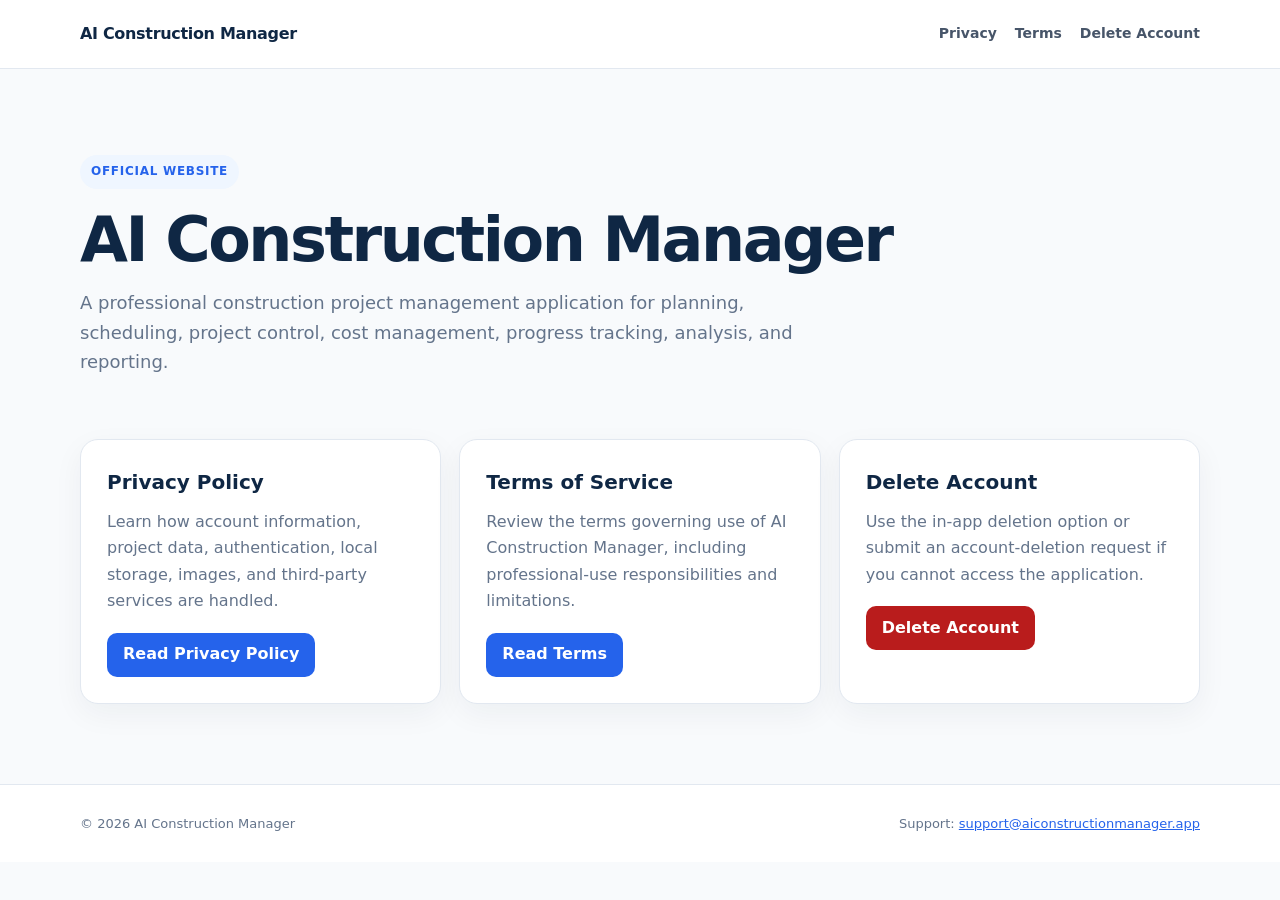
<file: index.html>
<!doctype html>
<html lang="en">
<head>
  <meta charset="utf-8">
  <meta name="viewport" content="width=device-width, initial-scale=1">
  <title>AI Construction Manager</title>
  <meta name="description" content="Official website for AI Construction Manager. Privacy Policy, Terms of Service, and account deletion information.">
  <link rel="stylesheet" href="styles.css">
</head>
<body>
<header class="site-header">
  <nav class="nav" aria-label="Primary navigation">
    <a class="brand" href="./">AI Construction Manager</a>
    <div class="nav-links">
      <a href="privacy/">Privacy</a>
      <a href="terms/">Terms</a>
      <a href="delete-account/">Delete Account</a>
    </div>
  </nav>
</header>
<main>
  <section class="hero">
    <span class="eyebrow">Official Website</span>
    <h1>AI Construction Manager</h1>
    <p>A professional construction project management application for planning, scheduling, project control, cost management, progress tracking, analysis, and reporting.</p>
  </section>

  <section class="cards" aria-label="Legal and support resources">
    <article class="card">
      <h2>Privacy Policy</h2>
      <p>Learn how account information, project data, authentication, local storage, images, and third-party services are handled.</p>
      <a class="button" href="privacy/">Read Privacy Policy</a>
    </article>
    <article class="card">
      <h2>Terms of Service</h2>
      <p>Review the terms governing use of AI Construction Manager, including professional-use responsibilities and limitations.</p>
      <a class="button" href="terms/">Read Terms</a>
    </article>
    <article class="card">
      <h2>Delete Account</h2>
      <p>Use the in-app deletion option or submit an account-deletion request if you cannot access the application.</p>
      <a class="button danger" href="delete-account/">Delete Account</a>
    </article>
  </section>
</main>
<footer class="site-footer">
  <div class="footer-inner">
    <span>© 2026 AI Construction Manager</span>
    <span>Support: <a href="mailto:support@aiconstructionmanager.app">support@aiconstructionmanager.app</a></span>
  </div>
</footer>
</body>
</html>
</file>
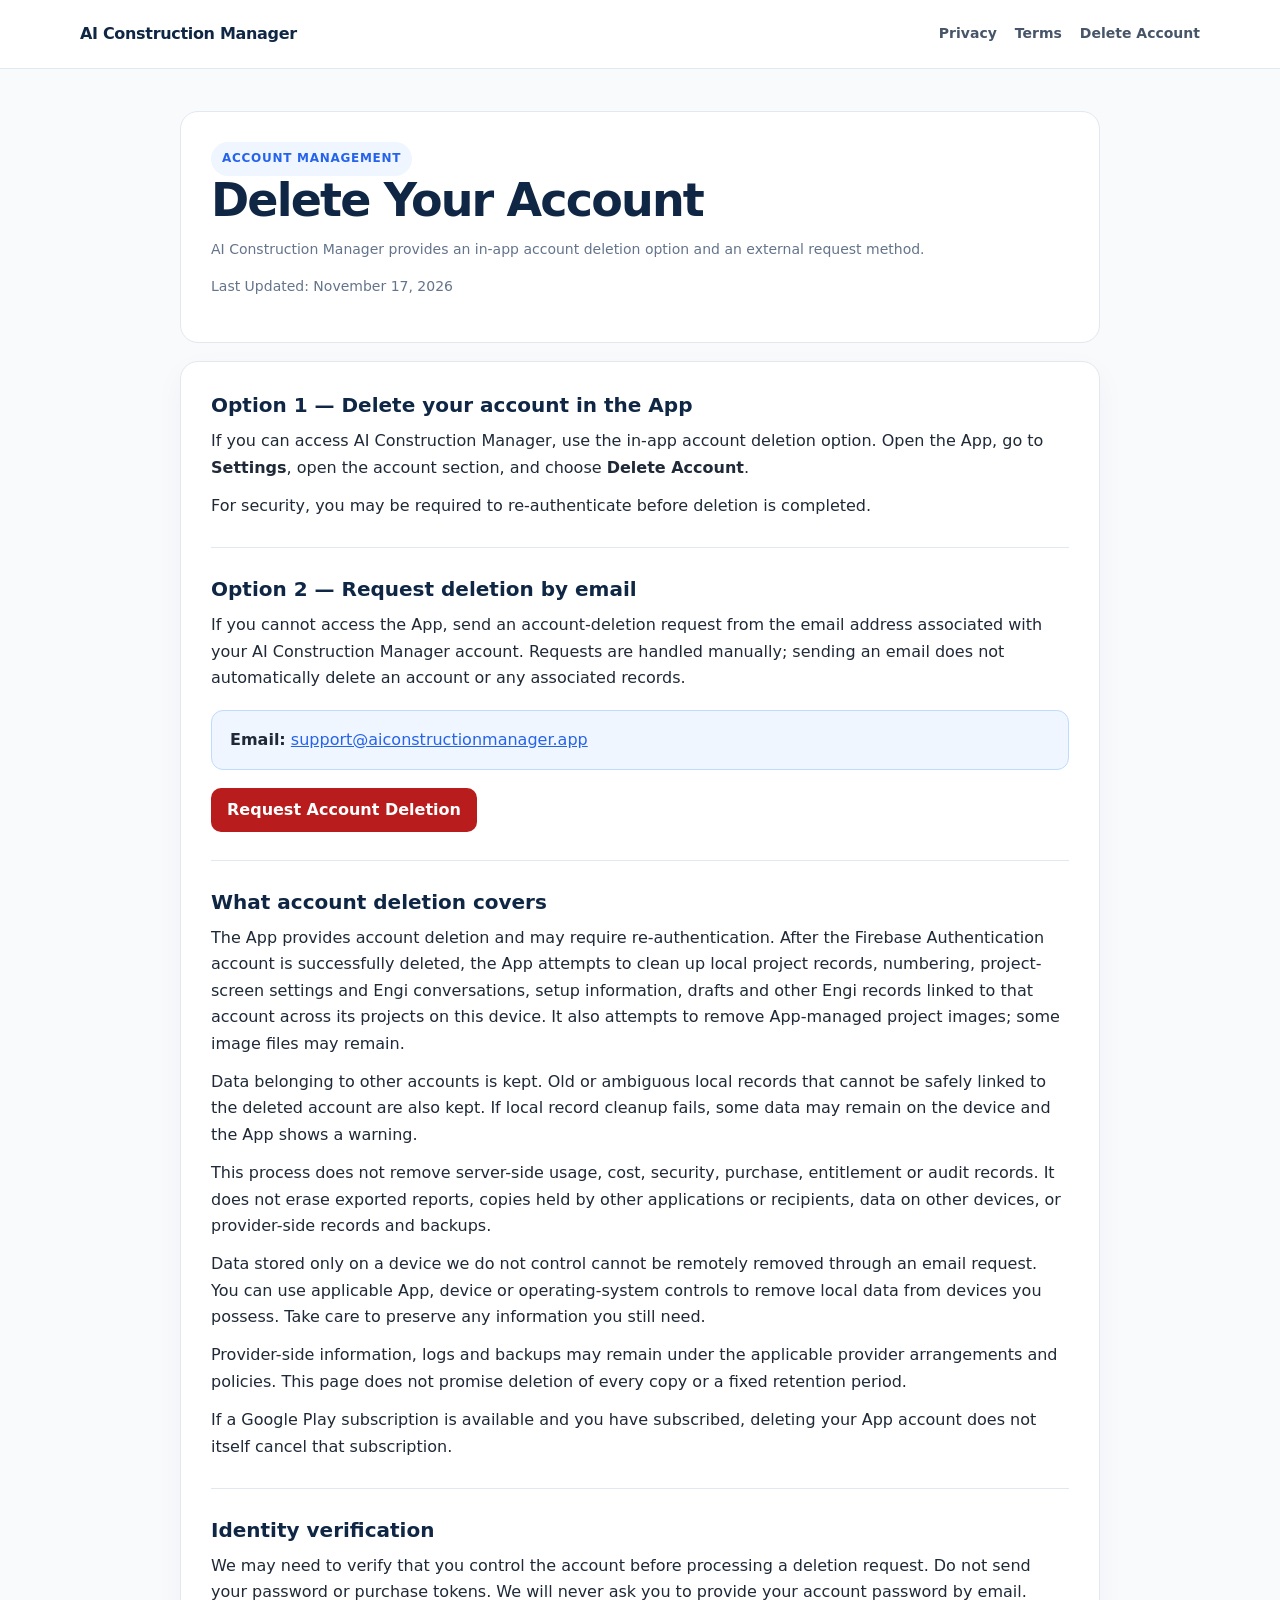
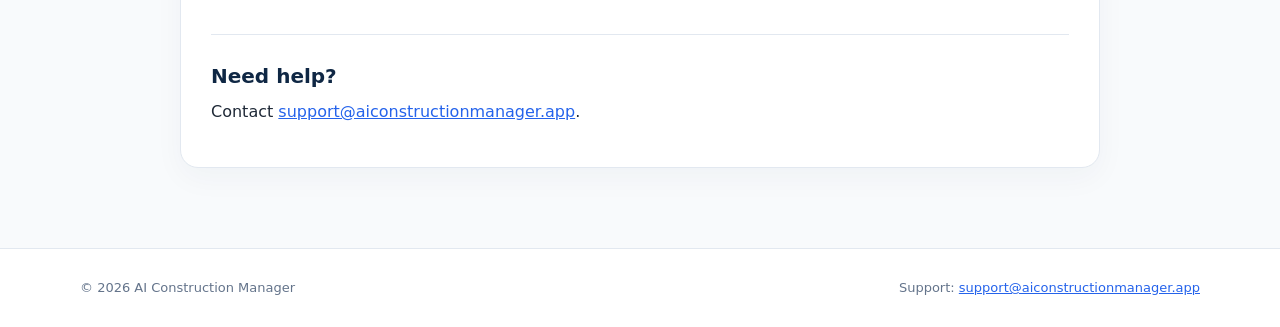
<file: delete-account/index.html>
<!doctype html>
<html lang="en">
<head>
  <meta charset="utf-8">
  <meta name="viewport" content="width=device-width, initial-scale=1">
  <title>Delete Account | AI Construction Manager</title>
  <meta name="description" content="Request deletion of an AI Construction Manager account and associated data.">
  <link rel="stylesheet" href="../styles.css">
</head>
<body>
<header class="site-header">
  <nav class="nav" aria-label="Primary navigation">
    <a class="brand" href="../">AI Construction Manager</a>
    <div class="nav-links">
      <a href="../privacy/">Privacy</a>
      <a href="../terms/">Terms</a>
      <a href="./">Delete Account</a>
    </div>
  </nav>
</header>
<main class="legal-shell">
  <div class="legal-head">
    <span class="eyebrow">Account Management</span>
    <h1>Delete Your Account</h1>
    <p class="meta">AI Construction Manager provides an in-app account deletion option and an external request method.</p>
    <p class="meta">Last Updated: November 17, 2026</p>
  </div>

  <article class="legal-card">
    <section>
      <h2>Option 1 — Delete your account in the App</h2>
      <p>If you can access AI Construction Manager, use the in-app account deletion option. Open the App, go to <strong>Settings</strong>, open the account section, and choose <strong>Delete Account</strong>.</p>
      <p>For security, you may be required to re-authenticate before deletion is completed.</p>
    </section>

    <section>
      <h2>Option 2 — Request deletion by email</h2>
      <p>If you cannot access the App, send an account-deletion request from the email address associated with your AI Construction Manager account. Requests are handled manually; sending an email does not automatically delete an account or any associated records.</p>
      <div class="notice">
        <strong>Email:</strong> <a href="mailto:support@aiconstructionmanager.app?subject=AI%20Construction%20Manager%20Account%20Deletion%20Request&body=Please%20delete%20my%20AI%20Construction%20Manager%20account.%0A%0AAccount%20email%3A%20">support@aiconstructionmanager.app</a>
      </div>
      <a class="button danger" href="mailto:support@aiconstructionmanager.app?subject=AI%20Construction%20Manager%20Account%20Deletion%20Request&body=Please%20delete%20my%20AI%20Construction%20Manager%20account.%0A%0AAccount%20email%3A%20">Request Account Deletion</a>
    </section>

    <section>
      <h2>What account deletion covers</h2>
      <p>The App provides account deletion and may require re-authentication. After the Firebase Authentication account is successfully deleted, the App attempts to clean up local project records, numbering, project-screen settings and Engi conversations, setup information, drafts and other Engi records linked to that account across its projects on this device. It also attempts to remove App-managed project images; some image files may remain.</p>
      <p>Data belonging to other accounts is kept. Old or ambiguous local records that cannot be safely linked to the deleted account are also kept. If local record cleanup fails, some data may remain on the device and the App shows a warning.</p>
      <p>This process does not remove server-side usage, cost, security, purchase, entitlement or audit records. It does not erase exported reports, copies held by other applications or recipients, data on other devices, or provider-side records and backups.</p>
      <p>Data stored only on a device we do not control cannot be remotely removed through an email request. You can use applicable App, device or operating-system controls to remove local data from devices you possess. Take care to preserve any information you still need.</p>
      <p>Provider-side information, logs and backups may remain under the applicable provider arrangements and policies. This page does not promise deletion of every copy or a fixed retention period.</p>
      <p>If a Google Play subscription is available and you have subscribed, deleting your App account does not itself cancel that subscription.</p>
    </section>

    <section>
      <h2>Identity verification</h2>
      <p>We may need to verify that you control the account before processing a deletion request. Do not send your password or purchase tokens. We will never ask you to provide your account password by email.</p>
    </section>

    <section>
      <h2>Need help?</h2>
      <p>Contact <a href="mailto:support@aiconstructionmanager.app">support@aiconstructionmanager.app</a>.</p>
    </section>
  </article>
</main>
<footer class="site-footer">
  <div class="footer-inner">
    <span>© 2026 AI Construction Manager</span>
    <span>Support: <a href="mailto:support@aiconstructionmanager.app">support@aiconstructionmanager.app</a></span>
  </div>
</footer>
</body>
</html>
</file>
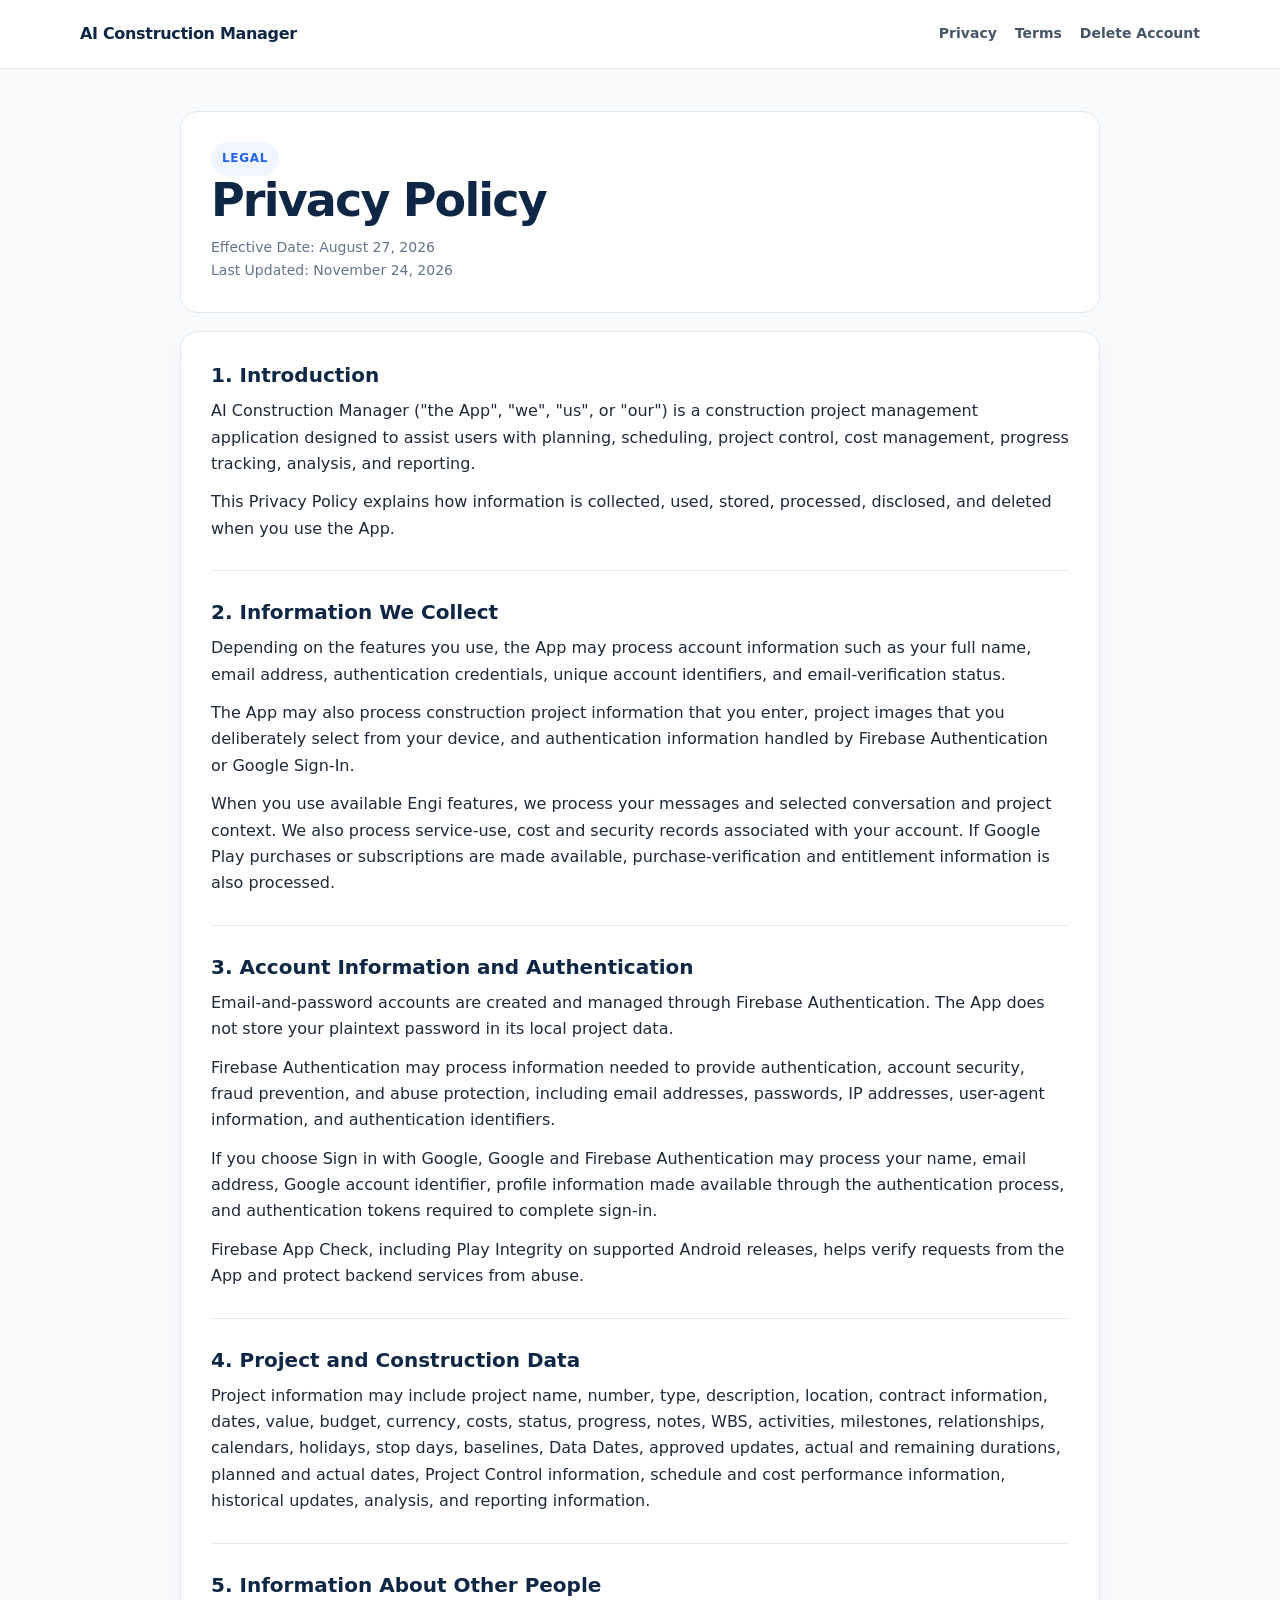
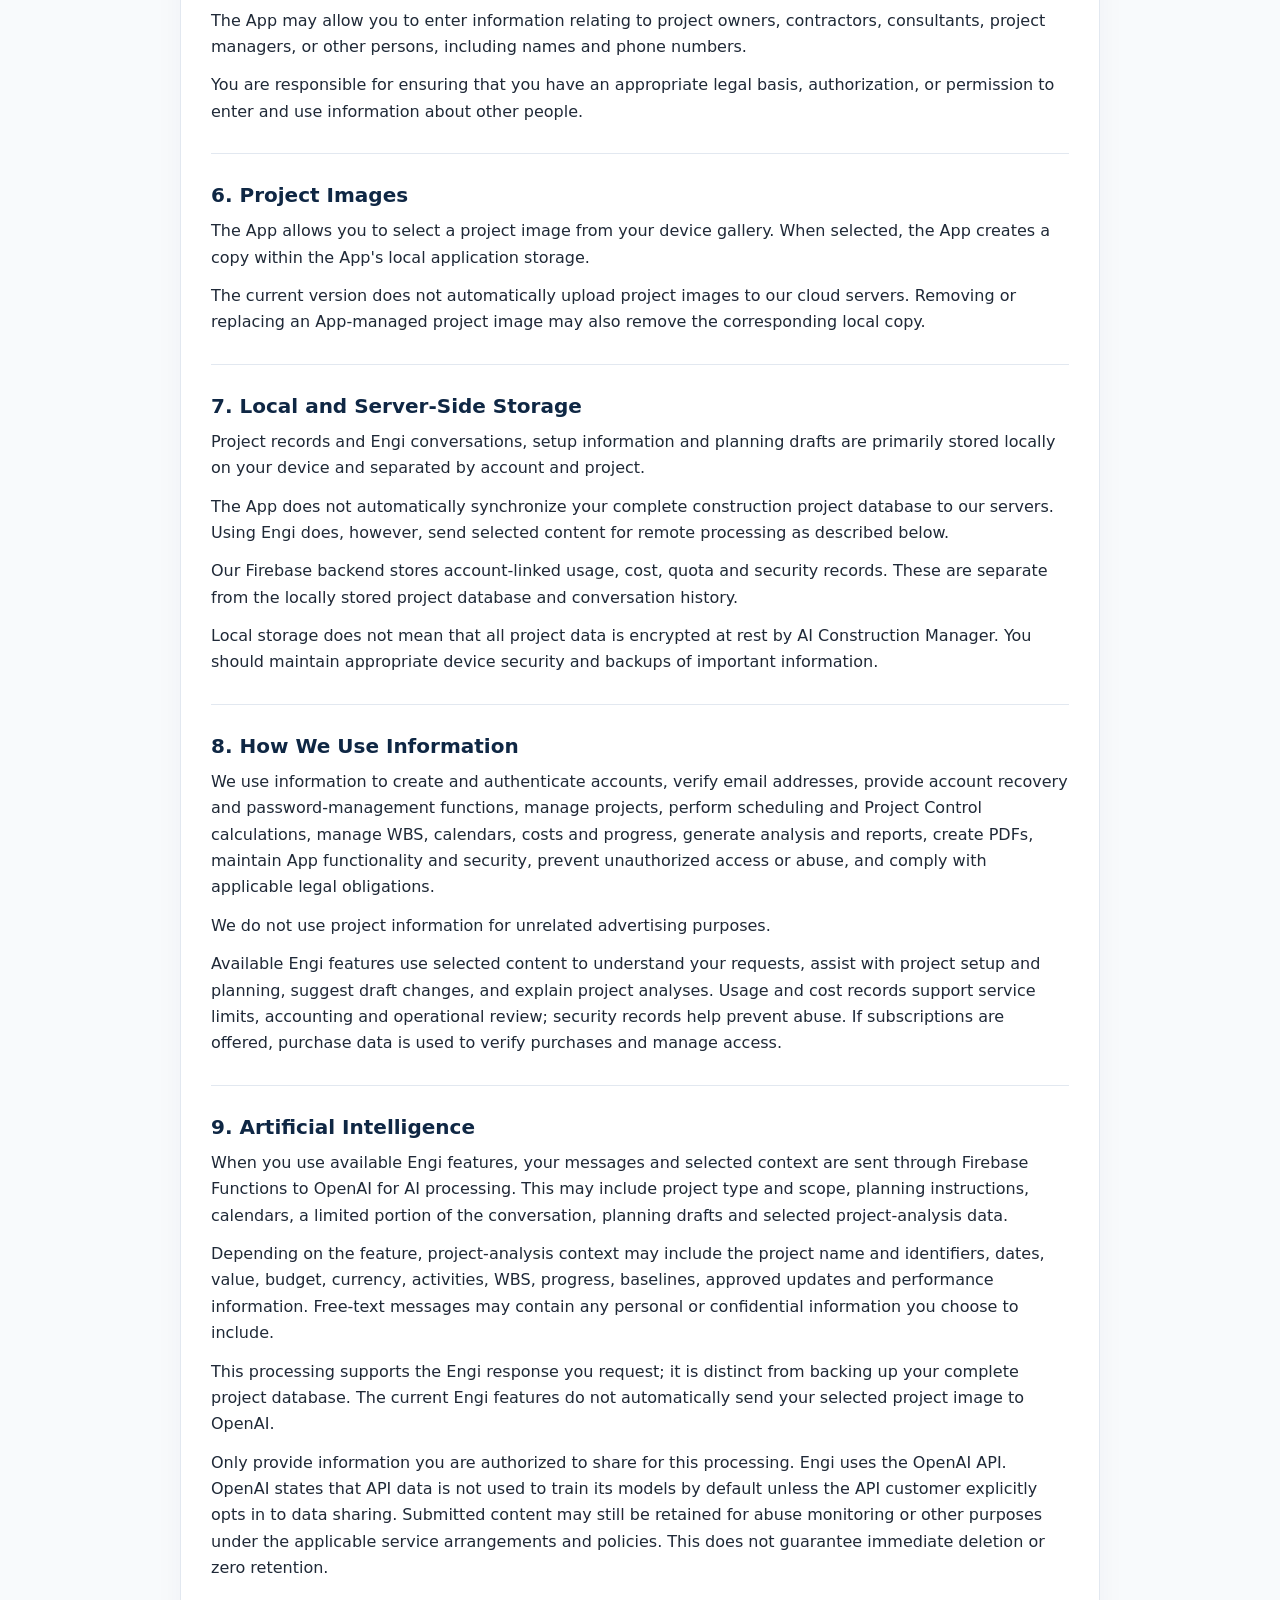
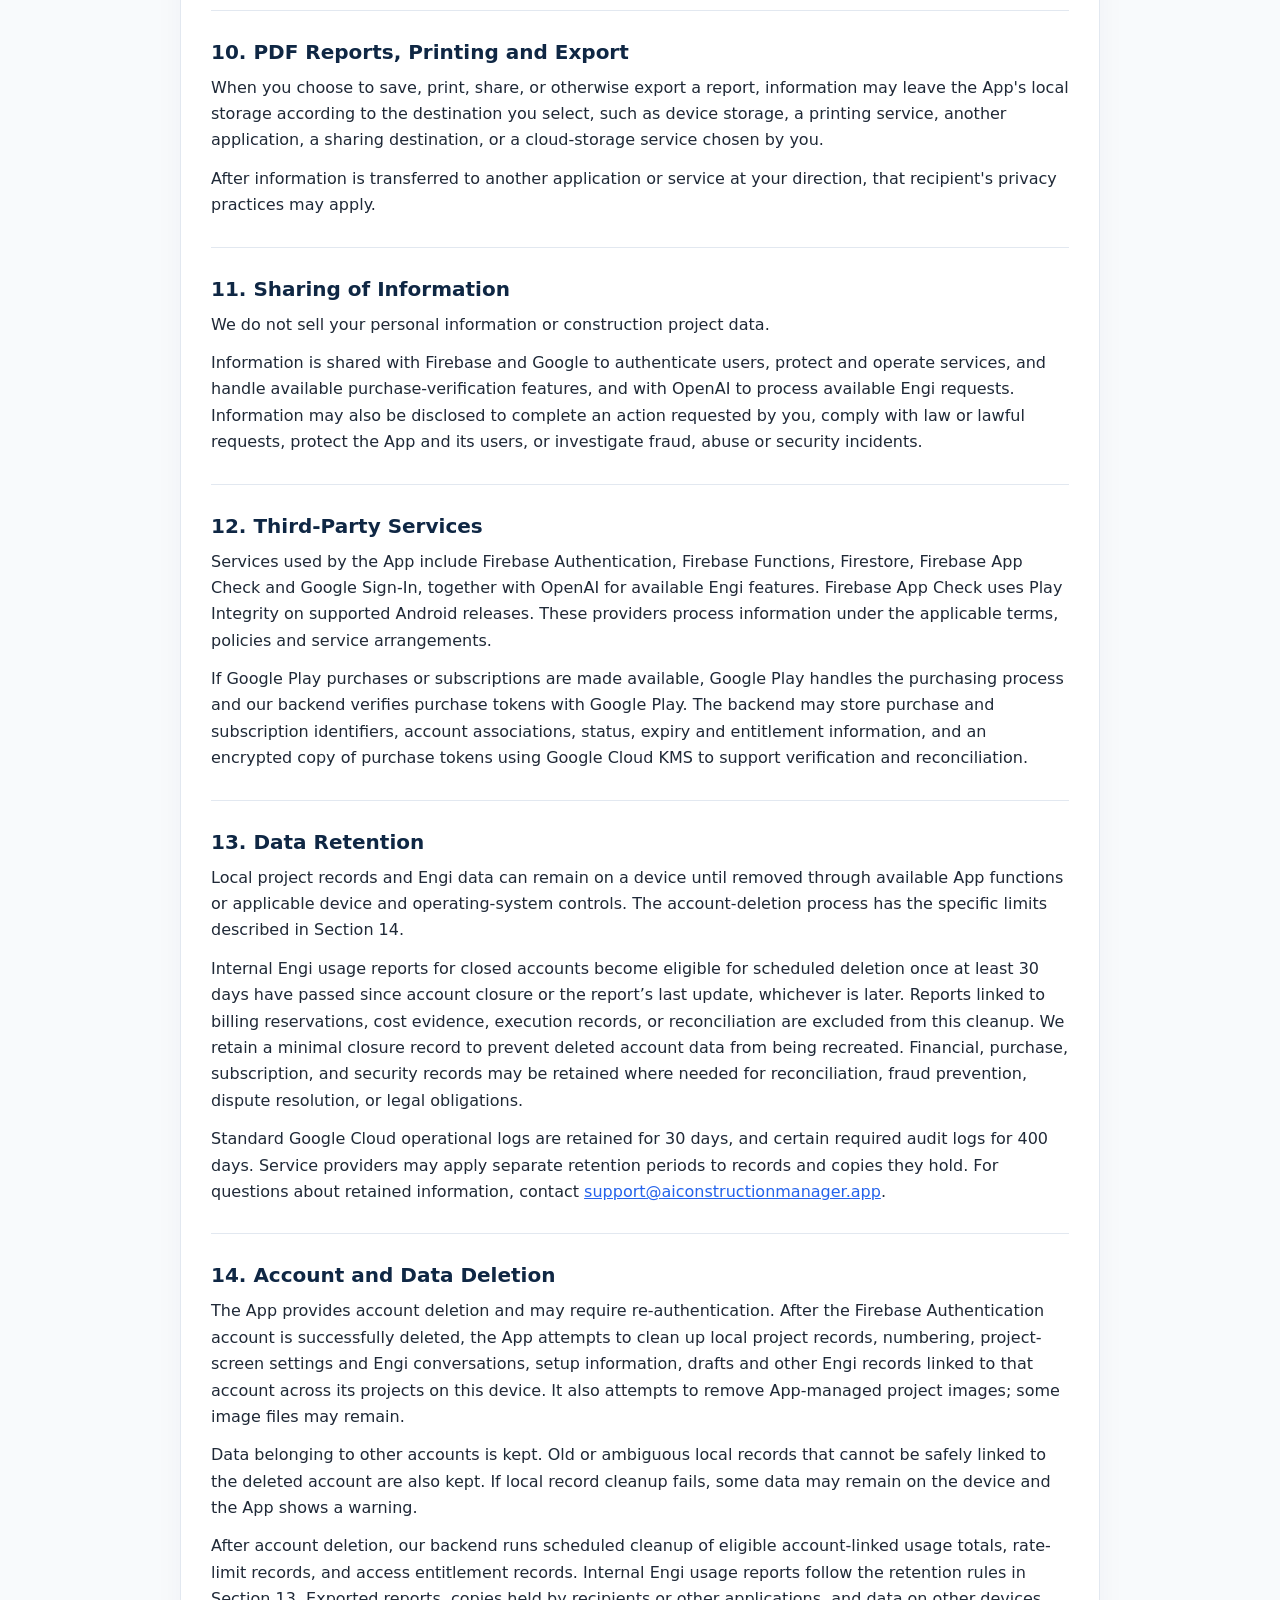
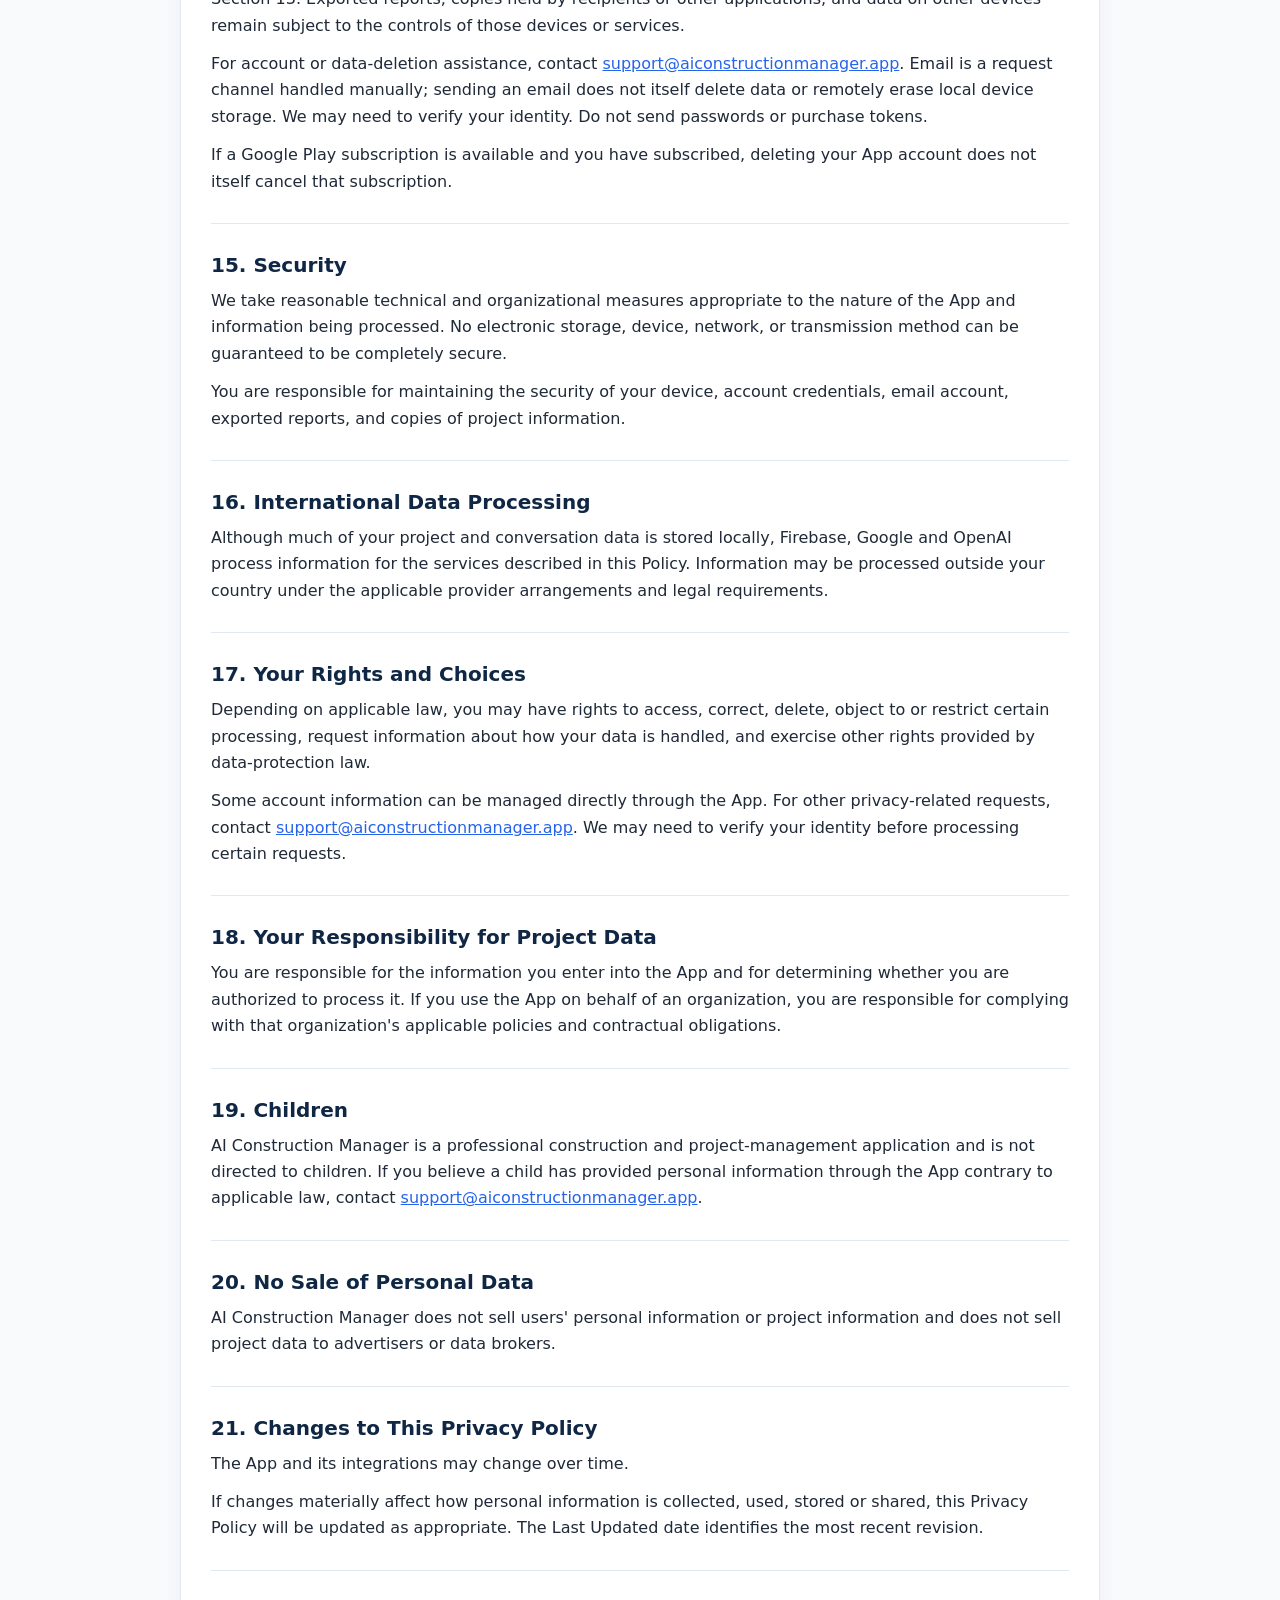
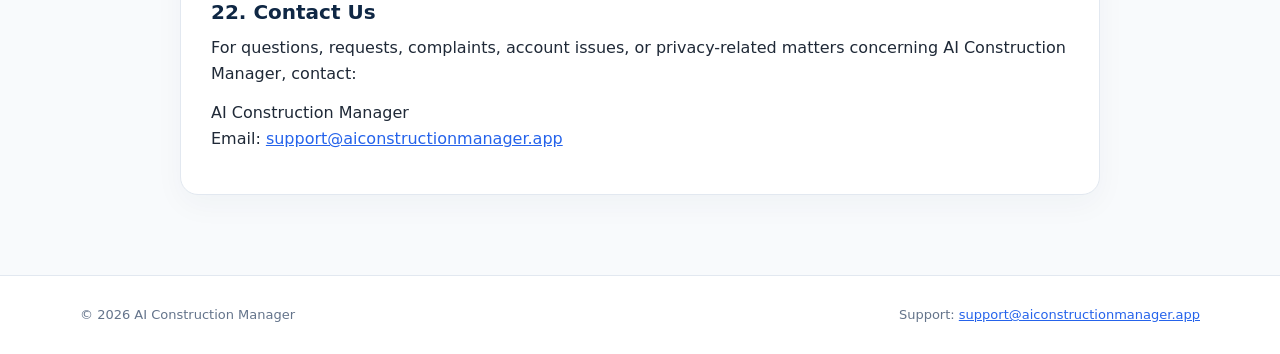
<file: privacy/index.html>
<!doctype html>
<html lang="en">
<head>
  <meta charset="utf-8">
  <meta name="viewport" content="width=device-width, initial-scale=1">
  <title>Privacy Policy | AI Construction Manager</title>
  <meta name="description" content="Privacy Policy for AI Construction Manager.">
  <link rel="stylesheet" href="../styles.css">
</head>
<body>
<header class="site-header">
  <nav class="nav" aria-label="Primary navigation">
    <a class="brand" href="../">AI Construction Manager</a>
    <div class="nav-links">
      <a href="./">Privacy</a>
      <a href="../terms/">Terms</a>
      <a href="../delete-account/">Delete Account</a>
    </div>
  </nav>
</header>
<main class="legal-shell">
  <div class="legal-head">
    <span class="eyebrow">Legal</span>
    <h1>Privacy Policy</h1>
    <div class="meta">Effective Date: August 27, 2026<br>Last Updated: November 24, 2026</div>
  </div>
  <article class="legal-card">
    <section><h2>1. Introduction</h2>
<p>AI Construction Manager (&quot;the App&quot;, &quot;we&quot;, &quot;us&quot;, or &quot;our&quot;) is a construction project management application designed to assist users with planning, scheduling, project control, cost management, progress tracking, analysis, and reporting.</p>
<p>This Privacy Policy explains how information is collected, used, stored, processed, disclosed, and deleted when you use the App.</p>
</section>
<section><h2>2. Information We Collect</h2>
<p>Depending on the features you use, the App may process account information such as your full name, email address, authentication credentials, unique account identifiers, and email-verification status.</p>
<p>The App may also process construction project information that you enter, project images that you deliberately select from your device, and authentication information handled by Firebase Authentication or Google Sign-In.</p>
<p>When you use available Engi features, we process your messages and selected conversation and project context. We also process service-use, cost and security records associated with your account. If Google Play purchases or subscriptions are made available, purchase-verification and entitlement information is also processed.</p>
</section>
<section><h2>3. Account Information and Authentication</h2>
<p>Email-and-password accounts are created and managed through Firebase Authentication. The App does not store your plaintext password in its local project data.</p>
<p>Firebase Authentication may process information needed to provide authentication, account security, fraud prevention, and abuse protection, including email addresses, passwords, IP addresses, user-agent information, and authentication identifiers.</p>
<p>If you choose Sign in with Google, Google and Firebase Authentication may process your name, email address, Google account identifier, profile information made available through the authentication process, and authentication tokens required to complete sign-in.</p>
<p>Firebase App Check, including Play Integrity on supported Android releases, helps verify requests from the App and protect backend services from abuse.</p>
</section>
<section><h2>4. Project and Construction Data</h2>
<p>Project information may include project name, number, type, description, location, contract information, dates, value, budget, currency, costs, status, progress, notes, WBS, activities, milestones, relationships, calendars, holidays, stop days, baselines, Data Dates, approved updates, actual and remaining durations, planned and actual dates, Project Control information, schedule and cost performance information, historical updates, analysis, and reporting information.</p>
</section>
<section><h2>5. Information About Other People</h2>
<p>The App may allow you to enter information relating to project owners, contractors, consultants, project managers, or other persons, including names and phone numbers.</p>
<p>You are responsible for ensuring that you have an appropriate legal basis, authorization, or permission to enter and use information about other people.</p>
</section>
<section><h2>6. Project Images</h2>
<p>The App allows you to select a project image from your device gallery. When selected, the App creates a copy within the App&#x27;s local application storage.</p>
<p>The current version does not automatically upload project images to our cloud servers. Removing or replacing an App-managed project image may also remove the corresponding local copy.</p>
</section>
<section><h2>7. Local and Server-Side Storage</h2>
<p>Project records and Engi conversations, setup information and planning drafts are primarily stored locally on your device and separated by account and project.</p>
<p>The App does not automatically synchronize your complete construction project database to our servers. Using Engi does, however, send selected content for remote processing as described below.</p>
<p>Our Firebase backend stores account-linked usage, cost, quota and security records. These are separate from the locally stored project database and conversation history.</p>
<p>Local storage does not mean that all project data is encrypted at rest by AI Construction Manager. You should maintain appropriate device security and backups of important information.</p>
</section>
<section><h2>8. How We Use Information</h2>
<p>We use information to create and authenticate accounts, verify email addresses, provide account recovery and password-management functions, manage projects, perform scheduling and Project Control calculations, manage WBS, calendars, costs and progress, generate analysis and reports, create PDFs, maintain App functionality and security, prevent unauthorized access or abuse, and comply with applicable legal obligations.</p>
<p>We do not use project information for unrelated advertising purposes.</p>
<p>Available Engi features use selected content to understand your requests, assist with project setup and planning, suggest draft changes, and explain project analyses. Usage and cost records support service limits, accounting and operational review; security records help prevent abuse. If subscriptions are offered, purchase data is used to verify purchases and manage access.</p>
</section>
<section><h2>9. Artificial Intelligence</h2>
<p>When you use available Engi features, your messages and selected context are sent through Firebase Functions to OpenAI for AI processing. This may include project type and scope, planning instructions, calendars, a limited portion of the conversation, planning drafts and selected project-analysis data.</p>
<p>Depending on the feature, project-analysis context may include the project name and identifiers, dates, value, budget, currency, activities, WBS, progress, baselines, approved updates and performance information. Free-text messages may contain any personal or confidential information you choose to include.</p>
<p>This processing supports the Engi response you request; it is distinct from backing up your complete project database. The current Engi features do not automatically send your selected project image to OpenAI.</p>
<p>Only provide information you are authorized to share for this processing. Engi uses the OpenAI API. OpenAI states that API data is not used to train its models by default unless the API customer explicitly opts in to data sharing. Submitted content may still be retained for abuse monitoring or other purposes under the applicable service arrangements and policies. This does not guarantee immediate deletion or zero retention.</p>
</section>
<section><h2>10. PDF Reports, Printing and Export</h2>
<p>When you choose to save, print, share, or otherwise export a report, information may leave the App&#x27;s local storage according to the destination you select, such as device storage, a printing service, another application, a sharing destination, or a cloud-storage service chosen by you.</p>
<p>After information is transferred to another application or service at your direction, that recipient&#x27;s privacy practices may apply.</p>
</section>
<section><h2>11. Sharing of Information</h2>
<p>We do not sell your personal information or construction project data.</p>
<p>Information is shared with Firebase and Google to authenticate users, protect and operate services, and handle available purchase-verification features, and with OpenAI to process available Engi requests. Information may also be disclosed to complete an action requested by you, comply with law or lawful requests, protect the App and its users, or investigate fraud, abuse or security incidents.</p>
</section>
<section><h2>12. Third-Party Services</h2>
<p>Services used by the App include Firebase Authentication, Firebase Functions, Firestore, Firebase App Check and Google Sign-In, together with OpenAI for available Engi features. Firebase App Check uses Play Integrity on supported Android releases. These providers process information under the applicable terms, policies and service arrangements.</p>
<p>If Google Play purchases or subscriptions are made available, Google Play handles the purchasing process and our backend verifies purchase tokens with Google Play. The backend may store purchase and subscription identifiers, account associations, status, expiry and entitlement information, and an encrypted copy of purchase tokens using Google Cloud KMS to support verification and reconciliation.</p>
</section>
<section><h2>13. Data Retention</h2>
<p>Local project records and Engi data can remain on a device until removed through available App functions or applicable device and operating-system controls. The account-deletion process has the specific limits described in Section 14.</p>
<p>Internal Engi usage reports for closed accounts become eligible for scheduled deletion once at least 30 days have passed since account closure or the report’s last update, whichever is later. Reports linked to billing reservations, cost evidence, execution records, or reconciliation are excluded from this cleanup. We retain a minimal closure record to prevent deleted account data from being recreated. Financial, purchase, subscription, and security records may be retained where needed for reconciliation, fraud prevention, dispute resolution, or legal obligations.</p>
<p>Standard Google Cloud operational logs are retained for 30 days, and certain required audit logs for 400 days. Service providers may apply separate retention periods to records and copies they hold. For questions about retained information, contact <a href="mailto:support@aiconstructionmanager.app">support@aiconstructionmanager.app</a>.</p>
</section>
<section><h2>14. Account and Data Deletion</h2>
<p>The App provides account deletion and may require re-authentication. After the Firebase Authentication account is successfully deleted, the App attempts to clean up local project records, numbering, project-screen settings and Engi conversations, setup information, drafts and other Engi records linked to that account across its projects on this device. It also attempts to remove App-managed project images; some image files may remain.</p>
<p>Data belonging to other accounts is kept. Old or ambiguous local records that cannot be safely linked to the deleted account are also kept. If local record cleanup fails, some data may remain on the device and the App shows a warning.</p>
<p>After account deletion, our backend runs scheduled cleanup of eligible account-linked usage totals, rate-limit records, and access entitlement records. Internal Engi usage reports follow the retention rules in Section 13. Exported reports, copies held by recipients or other applications, and data on other devices remain subject to the controls of those devices or services.</p>
<p>For account or data-deletion assistance, contact <a href="mailto:support@aiconstructionmanager.app">support@aiconstructionmanager.app</a>. Email is a request channel handled manually; sending an email does not itself delete data or remotely erase local device storage. We may need to verify your identity. Do not send passwords or purchase tokens.</p>
<p>If a Google Play subscription is available and you have subscribed, deleting your App account does not itself cancel that subscription.</p>
</section>
<section><h2>15. Security</h2>
<p>We take reasonable technical and organizational measures appropriate to the nature of the App and information being processed. No electronic storage, device, network, or transmission method can be guaranteed to be completely secure.</p>
<p>You are responsible for maintaining the security of your device, account credentials, email account, exported reports, and copies of project information.</p>
</section>
<section><h2>16. International Data Processing</h2>
<p>Although much of your project and conversation data is stored locally, Firebase, Google and OpenAI process information for the services described in this Policy. Information may be processed outside your country under the applicable provider arrangements and legal requirements.</p>
</section>
<section><h2>17. Your Rights and Choices</h2>
<p>Depending on applicable law, you may have rights to access, correct, delete, object to or restrict certain processing, request information about how your data is handled, and exercise other rights provided by data-protection law.</p>
<p>Some account information can be managed directly through the App. For other privacy-related requests, contact <a href="mailto:support@aiconstructionmanager.app">support@aiconstructionmanager.app</a>. We may need to verify your identity before processing certain requests.</p>
</section>
<section><h2>18. Your Responsibility for Project Data</h2>
<p>You are responsible for the information you enter into the App and for determining whether you are authorized to process it. If you use the App on behalf of an organization, you are responsible for complying with that organization&#x27;s applicable policies and contractual obligations.</p>
</section>
<section><h2>19. Children</h2>
<p>AI Construction Manager is a professional construction and project-management application and is not directed to children. If you believe a child has provided personal information through the App contrary to applicable law, contact <a href="mailto:support@aiconstructionmanager.app">support@aiconstructionmanager.app</a>.</p>
</section>
<section><h2>20. No Sale of Personal Data</h2>
<p>AI Construction Manager does not sell users&#x27; personal information or project information and does not sell project data to advertisers or data brokers.</p>
</section>
<section><h2>21. Changes to This Privacy Policy</h2>
<p>The App and its integrations may change over time.</p>
<p>If changes materially affect how personal information is collected, used, stored or shared, this Privacy Policy will be updated as appropriate. The Last Updated date identifies the most recent revision.</p>
</section>
<section><h2>22. Contact Us</h2>
<p>For questions, requests, complaints, account issues, or privacy-related matters concerning AI Construction Manager, contact:</p>
<p>AI Construction Manager<br>Email: <a href="mailto:support@aiconstructionmanager.app">support@aiconstructionmanager.app</a></p>
</section>
  </article>
</main>
<footer class="site-footer">
  <div class="footer-inner">
    <span>© 2026 AI Construction Manager</span>
    <span>Support: <a href="mailto:support@aiconstructionmanager.app">support@aiconstructionmanager.app</a></span>
  </div>
</footer>
</body>
</html>
</file>
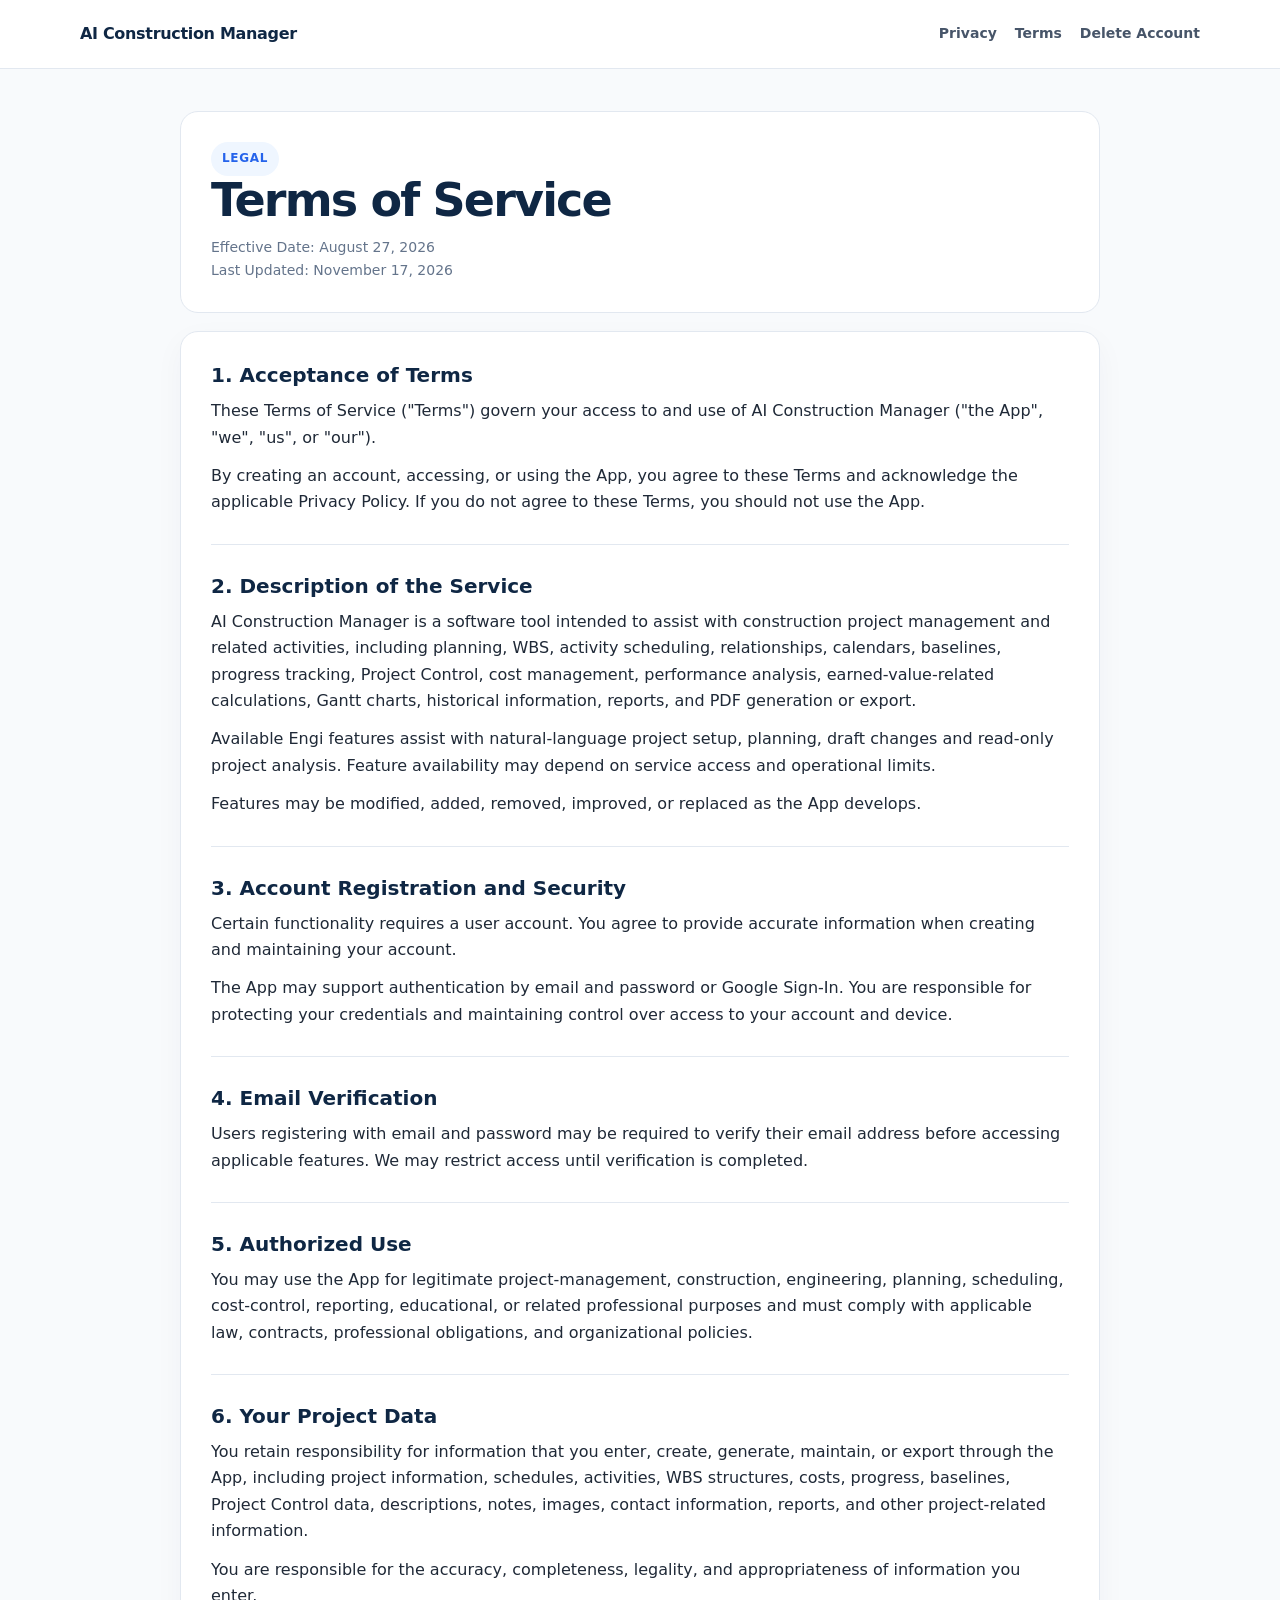
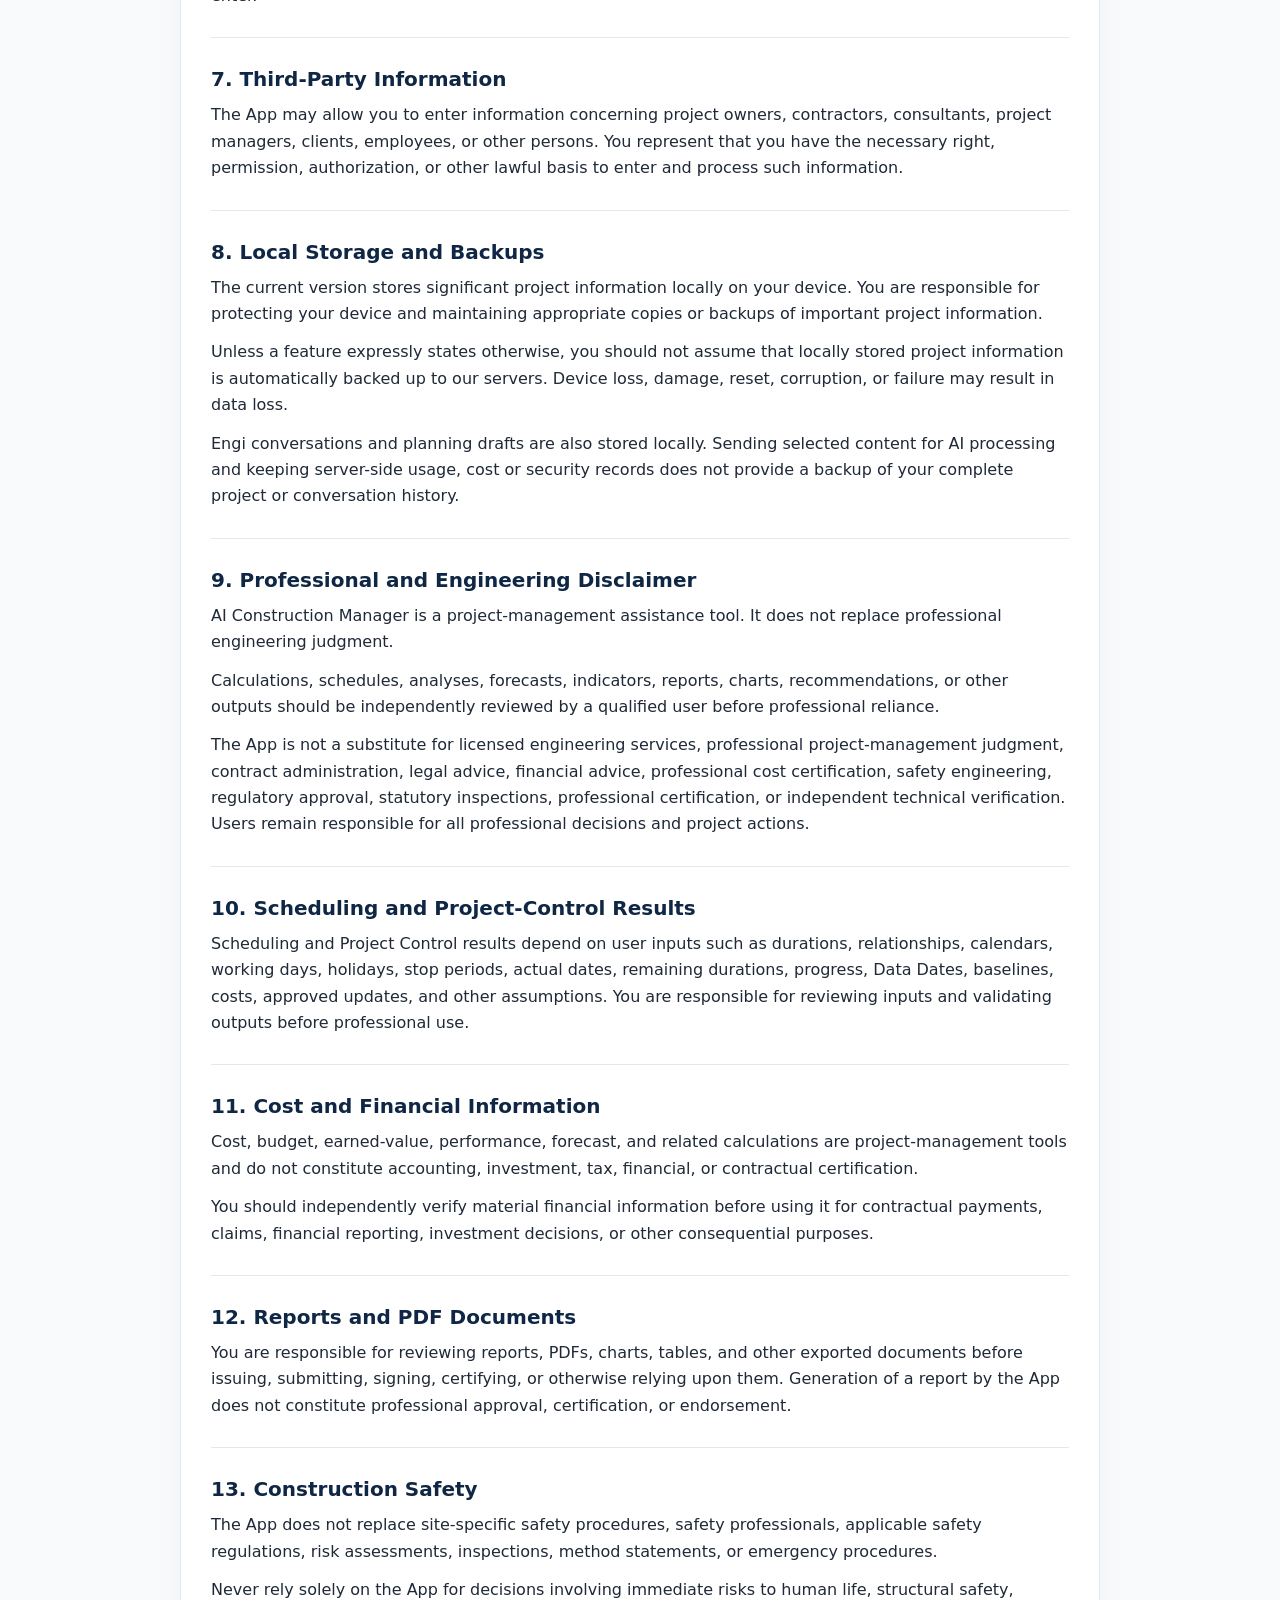
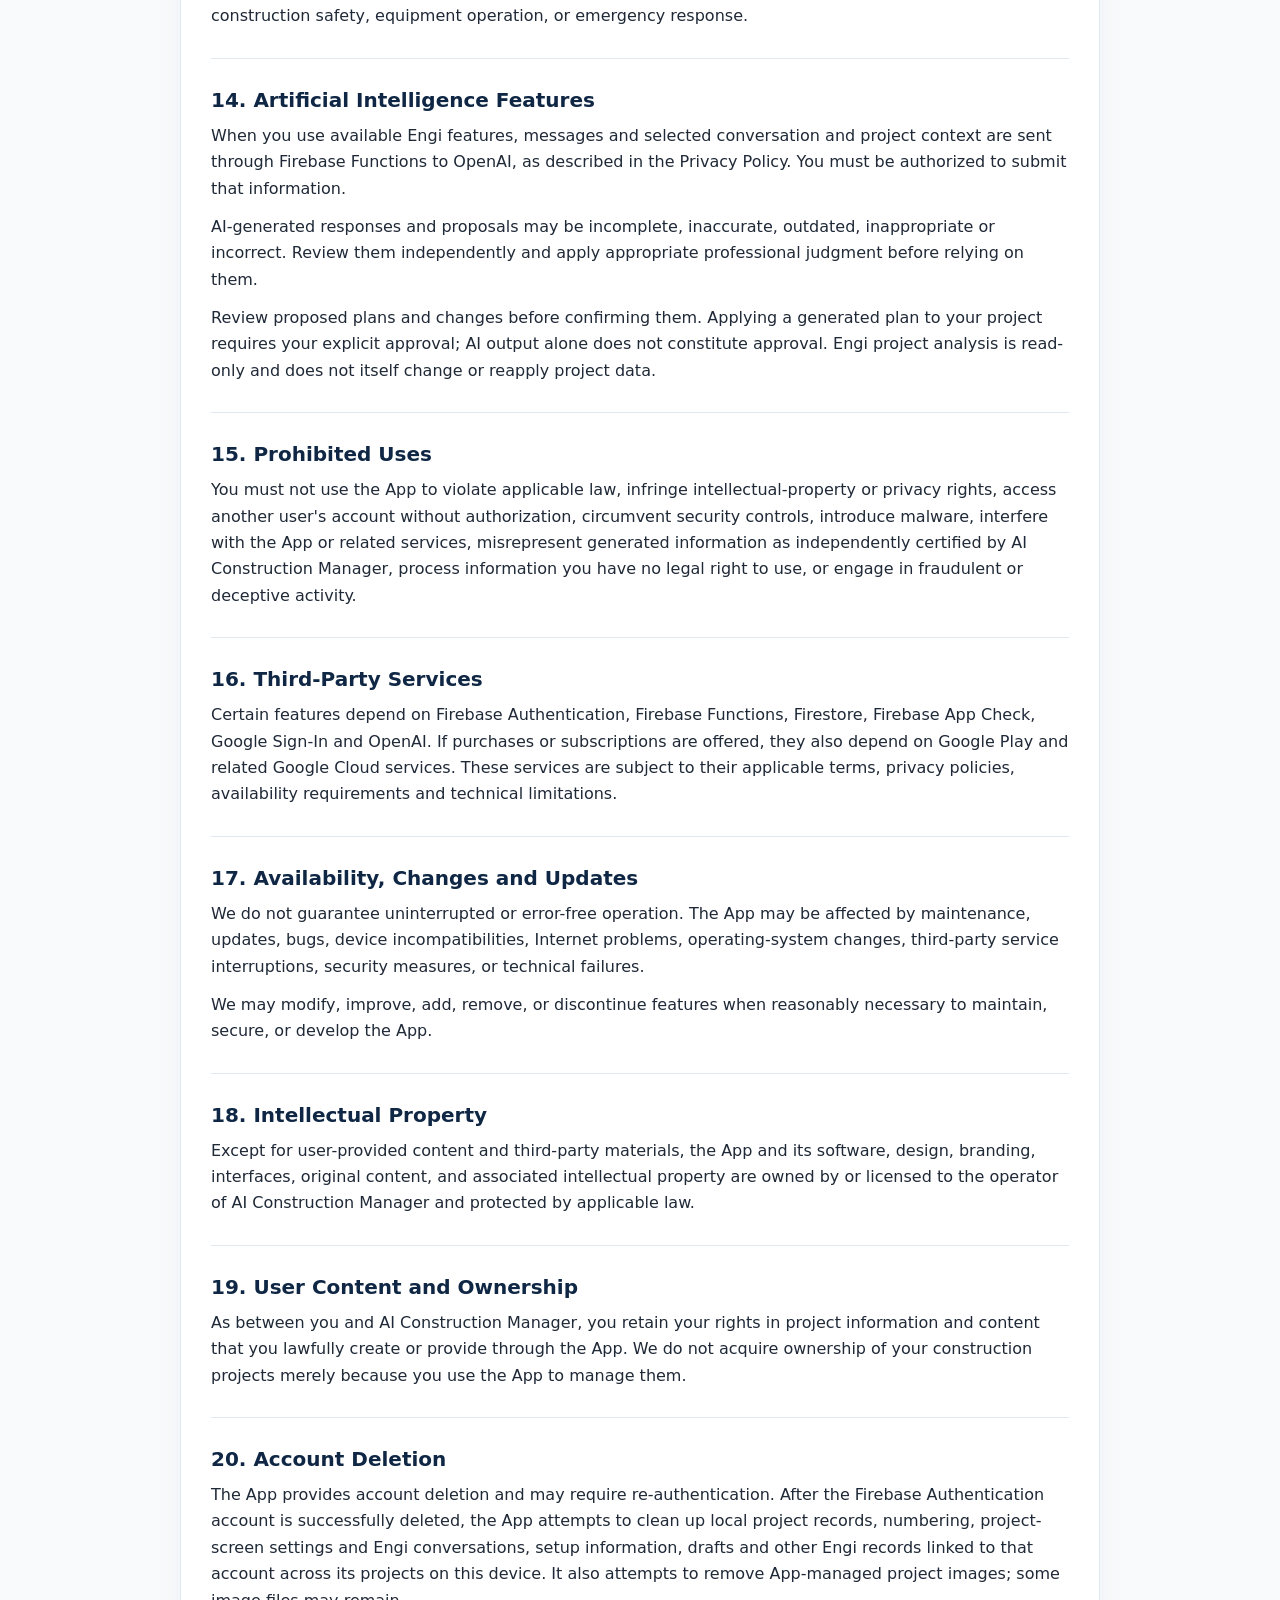
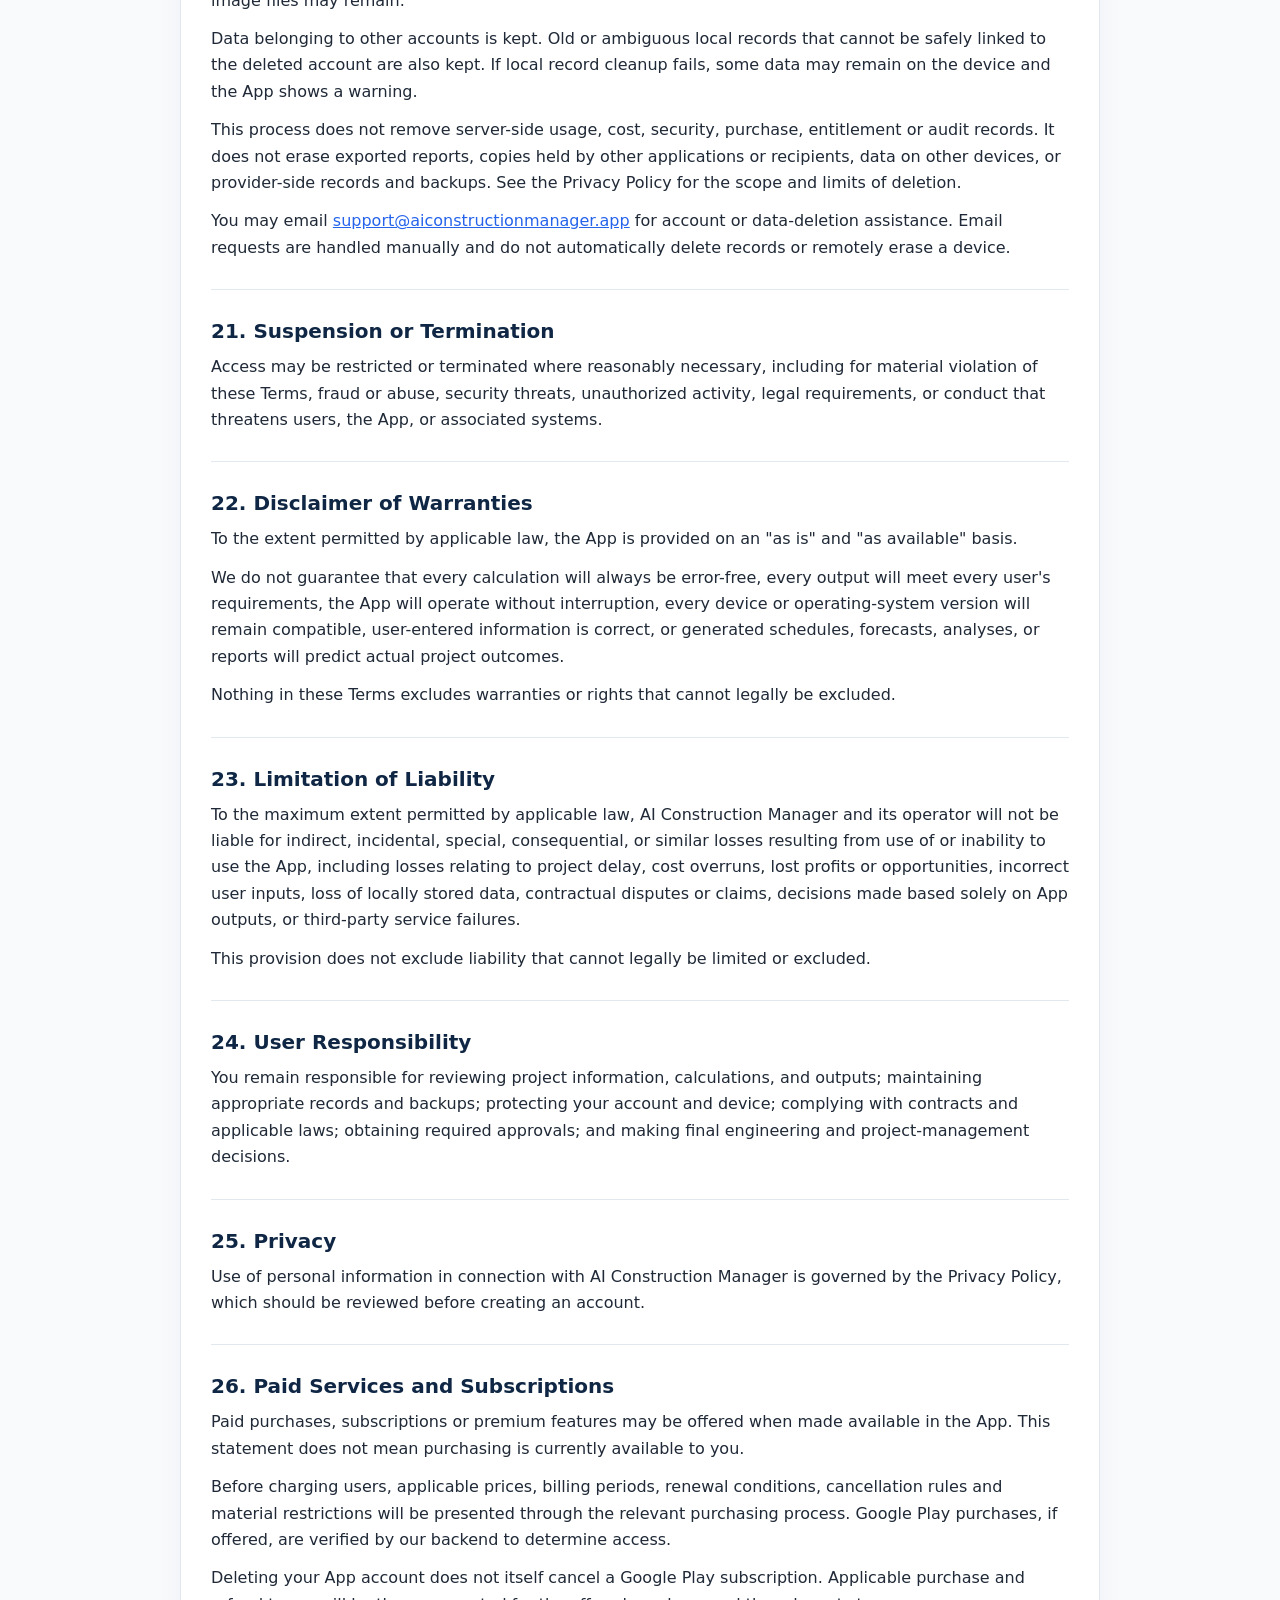
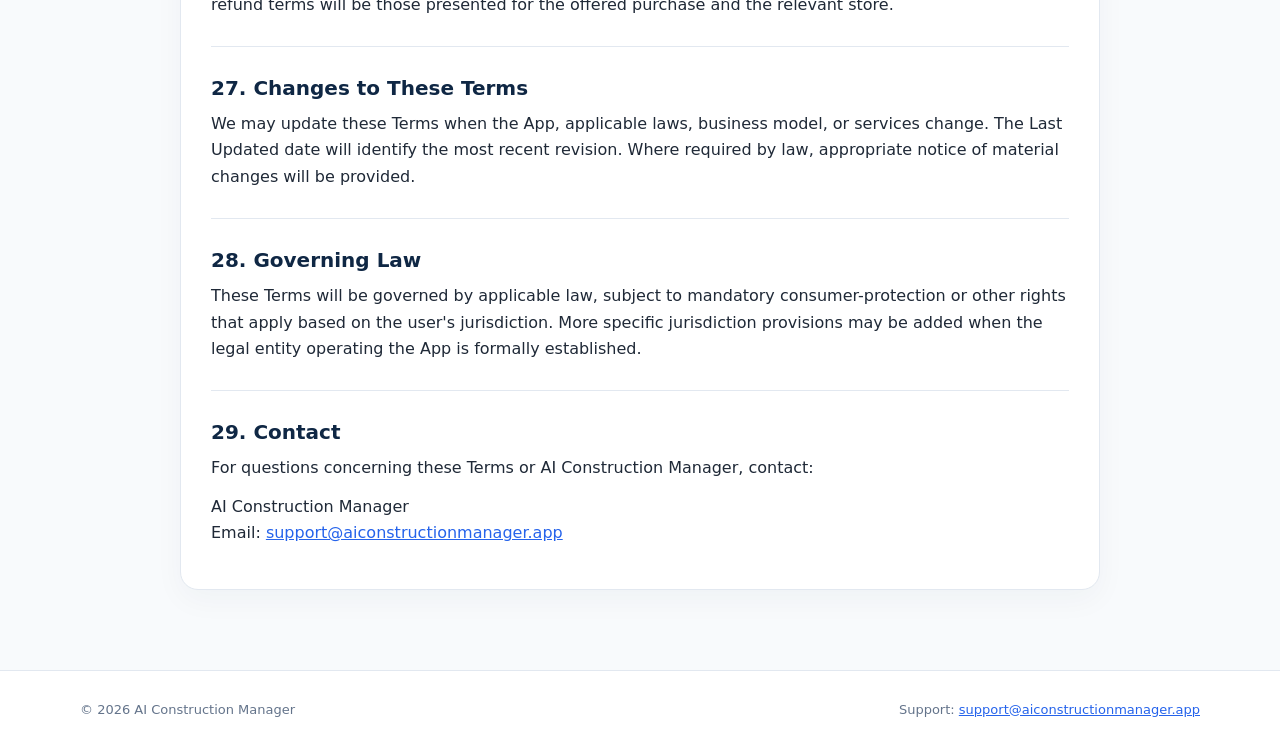
<file: terms/index.html>
<!doctype html>
<html lang="en">
<head>
  <meta charset="utf-8">
  <meta name="viewport" content="width=device-width, initial-scale=1">
  <title>Terms of Service | AI Construction Manager</title>
  <meta name="description" content="Terms of Service for AI Construction Manager.">
  <link rel="stylesheet" href="../styles.css">
</head>
<body>
<header class="site-header">
  <nav class="nav" aria-label="Primary navigation">
    <a class="brand" href="../">AI Construction Manager</a>
    <div class="nav-links">
      <a href="../privacy/">Privacy</a>
      <a href="./">Terms</a>
      <a href="../delete-account/">Delete Account</a>
    </div>
  </nav>
</header>
<main class="legal-shell">
  <div class="legal-head">
    <span class="eyebrow">Legal</span>
    <h1>Terms of Service</h1>
    <div class="meta">Effective Date: August 27, 2026<br>Last Updated: November 17, 2026</div>
  </div>
  <article class="legal-card">
    <section><h2>1. Acceptance of Terms</h2>
<p>These Terms of Service (&quot;Terms&quot;) govern your access to and use of AI Construction Manager (&quot;the App&quot;, &quot;we&quot;, &quot;us&quot;, or &quot;our&quot;).</p>
<p>By creating an account, accessing, or using the App, you agree to these Terms and acknowledge the applicable Privacy Policy. If you do not agree to these Terms, you should not use the App.</p>
</section>
<section><h2>2. Description of the Service</h2>
<p>AI Construction Manager is a software tool intended to assist with construction project management and related activities, including planning, WBS, activity scheduling, relationships, calendars, baselines, progress tracking, Project Control, cost management, performance analysis, earned-value-related calculations, Gantt charts, historical information, reports, and PDF generation or export.</p>
<p>Available Engi features assist with natural-language project setup, planning, draft changes and read-only project analysis. Feature availability may depend on service access and operational limits.</p>
<p>Features may be modified, added, removed, improved, or replaced as the App develops.</p>
</section>
<section><h2>3. Account Registration and Security</h2>
<p>Certain functionality requires a user account. You agree to provide accurate information when creating and maintaining your account.</p>
<p>The App may support authentication by email and password or Google Sign-In. You are responsible for protecting your credentials and maintaining control over access to your account and device.</p>
</section>
<section><h2>4. Email Verification</h2>
<p>Users registering with email and password may be required to verify their email address before accessing applicable features. We may restrict access until verification is completed.</p>
</section>
<section><h2>5. Authorized Use</h2>
<p>You may use the App for legitimate project-management, construction, engineering, planning, scheduling, cost-control, reporting, educational, or related professional purposes and must comply with applicable law, contracts, professional obligations, and organizational policies.</p>
</section>
<section><h2>6. Your Project Data</h2>
<p>You retain responsibility for information that you enter, create, generate, maintain, or export through the App, including project information, schedules, activities, WBS structures, costs, progress, baselines, Project Control data, descriptions, notes, images, contact information, reports, and other project-related information.</p>
<p>You are responsible for the accuracy, completeness, legality, and appropriateness of information you enter.</p>
</section>
<section><h2>7. Third-Party Information</h2>
<p>The App may allow you to enter information concerning project owners, contractors, consultants, project managers, clients, employees, or other persons. You represent that you have the necessary right, permission, authorization, or other lawful basis to enter and process such information.</p>
</section>
<section><h2>8. Local Storage and Backups</h2>
<p>The current version stores significant project information locally on your device. You are responsible for protecting your device and maintaining appropriate copies or backups of important project information.</p>
<p>Unless a feature expressly states otherwise, you should not assume that locally stored project information is automatically backed up to our servers. Device loss, damage, reset, corruption, or failure may result in data loss.</p>
<p>Engi conversations and planning drafts are also stored locally. Sending selected content for AI processing and keeping server-side usage, cost or security records does not provide a backup of your complete project or conversation history.</p>
</section>
<section><h2>9. Professional and Engineering Disclaimer</h2>
<p>AI Construction Manager is a project-management assistance tool. It does not replace professional engineering judgment.</p>
<p>Calculations, schedules, analyses, forecasts, indicators, reports, charts, recommendations, or other outputs should be independently reviewed by a qualified user before professional reliance.</p>
<p>The App is not a substitute for licensed engineering services, professional project-management judgment, contract administration, legal advice, financial advice, professional cost certification, safety engineering, regulatory approval, statutory inspections, professional certification, or independent technical verification. Users remain responsible for all professional decisions and project actions.</p>
</section>
<section><h2>10. Scheduling and Project-Control Results</h2>
<p>Scheduling and Project Control results depend on user inputs such as durations, relationships, calendars, working days, holidays, stop periods, actual dates, remaining durations, progress, Data Dates, baselines, costs, approved updates, and other assumptions. You are responsible for reviewing inputs and validating outputs before professional use.</p>
</section>
<section><h2>11. Cost and Financial Information</h2>
<p>Cost, budget, earned-value, performance, forecast, and related calculations are project-management tools and do not constitute accounting, investment, tax, financial, or contractual certification.</p>
<p>You should independently verify material financial information before using it for contractual payments, claims, financial reporting, investment decisions, or other consequential purposes.</p>
</section>
<section><h2>12. Reports and PDF Documents</h2>
<p>You are responsible for reviewing reports, PDFs, charts, tables, and other exported documents before issuing, submitting, signing, certifying, or otherwise relying upon them. Generation of a report by the App does not constitute professional approval, certification, or endorsement.</p>
</section>
<section><h2>13. Construction Safety</h2>
<p>The App does not replace site-specific safety procedures, safety professionals, applicable safety regulations, risk assessments, inspections, method statements, or emergency procedures.</p>
<p>Never rely solely on the App for decisions involving immediate risks to human life, structural safety, construction safety, equipment operation, or emergency response.</p>
</section>
<section><h2>14. Artificial Intelligence Features</h2>
<p>When you use available Engi features, messages and selected conversation and project context are sent through Firebase Functions to OpenAI, as described in the Privacy Policy. You must be authorized to submit that information.</p>
<p>AI-generated responses and proposals may be incomplete, inaccurate, outdated, inappropriate or incorrect. Review them independently and apply appropriate professional judgment before relying on them.</p>
<p>Review proposed plans and changes before confirming them. Applying a generated plan to your project requires your explicit approval; AI output alone does not constitute approval. Engi project analysis is read-only and does not itself change or reapply project data.</p>
</section>
<section><h2>15. Prohibited Uses</h2>
<p>You must not use the App to violate applicable law, infringe intellectual-property or privacy rights, access another user&#x27;s account without authorization, circumvent security controls, introduce malware, interfere with the App or related services, misrepresent generated information as independently certified by AI Construction Manager, process information you have no legal right to use, or engage in fraudulent or deceptive activity.</p>
</section>
<section><h2>16. Third-Party Services</h2>
<p>Certain features depend on Firebase Authentication, Firebase Functions, Firestore, Firebase App Check, Google Sign-In and OpenAI. If purchases or subscriptions are offered, they also depend on Google Play and related Google Cloud services. These services are subject to their applicable terms, privacy policies, availability requirements and technical limitations.</p>
</section>
<section><h2>17. Availability, Changes and Updates</h2>
<p>We do not guarantee uninterrupted or error-free operation. The App may be affected by maintenance, updates, bugs, device incompatibilities, Internet problems, operating-system changes, third-party service interruptions, security measures, or technical failures.</p>
<p>We may modify, improve, add, remove, or discontinue features when reasonably necessary to maintain, secure, or develop the App.</p>
</section>
<section><h2>18. Intellectual Property</h2>
<p>Except for user-provided content and third-party materials, the App and its software, design, branding, interfaces, original content, and associated intellectual property are owned by or licensed to the operator of AI Construction Manager and protected by applicable law.</p>
</section>
<section><h2>19. User Content and Ownership</h2>
<p>As between you and AI Construction Manager, you retain your rights in project information and content that you lawfully create or provide through the App. We do not acquire ownership of your construction projects merely because you use the App to manage them.</p>
</section>
<section><h2>20. Account Deletion</h2>
<p>The App provides account deletion and may require re-authentication. After the Firebase Authentication account is successfully deleted, the App attempts to clean up local project records, numbering, project-screen settings and Engi conversations, setup information, drafts and other Engi records linked to that account across its projects on this device. It also attempts to remove App-managed project images; some image files may remain.</p>
<p>Data belonging to other accounts is kept. Old or ambiguous local records that cannot be safely linked to the deleted account are also kept. If local record cleanup fails, some data may remain on the device and the App shows a warning.</p>
<p>This process does not remove server-side usage, cost, security, purchase, entitlement or audit records. It does not erase exported reports, copies held by other applications or recipients, data on other devices, or provider-side records and backups. See the Privacy Policy for the scope and limits of deletion.</p>
<p>You may email <a href="mailto:support@aiconstructionmanager.app">support@aiconstructionmanager.app</a> for account or data-deletion assistance. Email requests are handled manually and do not automatically delete records or remotely erase a device.</p>
</section>
<section><h2>21. Suspension or Termination</h2>
<p>Access may be restricted or terminated where reasonably necessary, including for material violation of these Terms, fraud or abuse, security threats, unauthorized activity, legal requirements, or conduct that threatens users, the App, or associated systems.</p>
</section>
<section><h2>22. Disclaimer of Warranties</h2>
<p>To the extent permitted by applicable law, the App is provided on an &quot;as is&quot; and &quot;as available&quot; basis.</p>
<p>We do not guarantee that every calculation will always be error-free, every output will meet every user&#x27;s requirements, the App will operate without interruption, every device or operating-system version will remain compatible, user-entered information is correct, or generated schedules, forecasts, analyses, or reports will predict actual project outcomes.</p>
<p>Nothing in these Terms excludes warranties or rights that cannot legally be excluded.</p>
</section>
<section><h2>23. Limitation of Liability</h2>
<p>To the maximum extent permitted by applicable law, AI Construction Manager and its operator will not be liable for indirect, incidental, special, consequential, or similar losses resulting from use of or inability to use the App, including losses relating to project delay, cost overruns, lost profits or opportunities, incorrect user inputs, loss of locally stored data, contractual disputes or claims, decisions made based solely on App outputs, or third-party service failures.</p>
<p>This provision does not exclude liability that cannot legally be limited or excluded.</p>
</section>
<section><h2>24. User Responsibility</h2>
<p>You remain responsible for reviewing project information, calculations, and outputs; maintaining appropriate records and backups; protecting your account and device; complying with contracts and applicable laws; obtaining required approvals; and making final engineering and project-management decisions.</p>
</section>
<section><h2>25. Privacy</h2>
<p>Use of personal information in connection with AI Construction Manager is governed by the Privacy Policy, which should be reviewed before creating an account.</p>
</section>
<section><h2>26. Paid Services and Subscriptions</h2>
<p>Paid purchases, subscriptions or premium features may be offered when made available in the App. This statement does not mean purchasing is currently available to you.</p>
<p>Before charging users, applicable prices, billing periods, renewal conditions, cancellation rules and material restrictions will be presented through the relevant purchasing process. Google Play purchases, if offered, are verified by our backend to determine access.</p>
<p>Deleting your App account does not itself cancel a Google Play subscription. Applicable purchase and refund terms will be those presented for the offered purchase and the relevant store.</p>
</section>
<section><h2>27. Changes to These Terms</h2>
<p>We may update these Terms when the App, applicable laws, business model, or services change. The Last Updated date will identify the most recent revision. Where required by law, appropriate notice of material changes will be provided.</p>
</section>
<section><h2>28. Governing Law</h2>
<p>These Terms will be governed by applicable law, subject to mandatory consumer-protection or other rights that apply based on the user&#x27;s jurisdiction. More specific jurisdiction provisions may be added when the legal entity operating the App is formally established.</p>
</section>
<section><h2>29. Contact</h2>
<p>For questions concerning these Terms or AI Construction Manager, contact:</p>
<p>AI Construction Manager<br>Email: <a href="mailto:support@aiconstructionmanager.app">support@aiconstructionmanager.app</a></p>
</section>
  </article>
</main>
<footer class="site-footer">
  <div class="footer-inner">
    <span>© 2026 AI Construction Manager</span>
    <span>Support: <a href="mailto:support@aiconstructionmanager.app">support@aiconstructionmanager.app</a></span>
  </div>
</footer>
</body>
</html>
</file>
<file: styles.css>
:root {
  --navy: #0f2744;
  --blue: #2563eb;
  --blue-soft: #eff6ff;
  --text: #1f2937;
  --muted: #64748b;
  --border: #e2e8f0;
  --bg: #f8fafc;
  --white: #ffffff;
  --danger: #b91c1c;
}

* { box-sizing: border-box; }

html { scroll-behavior: smooth; }

body {
  margin: 0;
  font-family: Inter, ui-sans-serif, system-ui, -apple-system, BlinkMacSystemFont,
    "Segoe UI", sans-serif;
  color: var(--text);
  background: var(--bg);
  line-height: 1.65;
}

a { color: var(--blue); }

.site-header {
  background: var(--white);
  border-bottom: 1px solid var(--border);
  position: sticky;
  top: 0;
  z-index: 20;
}

.nav {
  width: min(1120px, calc(100% - 32px));
  margin: 0 auto;
  min-height: 68px;
  display: flex;
  align-items: center;
  justify-content: space-between;
  gap: 24px;
}

.brand {
  color: var(--navy);
  font-weight: 800;
  text-decoration: none;
  letter-spacing: -0.02em;
}

.nav-links {
  display: flex;
  flex-wrap: wrap;
  align-items: center;
  gap: 18px;
}

.nav-links a {
  color: #475569;
  text-decoration: none;
  font-size: 14px;
  font-weight: 600;
}

.nav-links a:hover { color: var(--blue); }

.hero {
  width: min(1120px, calc(100% - 32px));
  margin: 0 auto;
  padding: 86px 0 62px;
}

.eyebrow {
  display: inline-block;
  padding: 7px 11px;
  border-radius: 999px;
  background: var(--blue-soft);
  color: var(--blue);
  font-size: 12px;
  font-weight: 800;
  letter-spacing: .06em;
  text-transform: uppercase;
}

h1 {
  margin: 18px 0 16px;
  color: var(--navy);
  font-size: clamp(36px, 6vw, 62px);
  line-height: 1.05;
  letter-spacing: -0.04em;
}

.hero p {
  max-width: 760px;
  font-size: 18px;
  color: var(--muted);
  margin: 0;
}

.cards {
  width: min(1120px, calc(100% - 32px));
  margin: 0 auto 80px;
  display: grid;
  grid-template-columns: repeat(3, 1fr);
  gap: 18px;
}

.card {
  background: var(--white);
  border: 1px solid var(--border);
  border-radius: 18px;
  padding: 26px;
  box-shadow: 0 10px 30px rgba(15, 39, 68, 0.05);
}

.card h2 {
  margin: 0 0 10px;
  color: var(--navy);
  font-size: 20px;
}

.card p {
  color: var(--muted);
  margin: 0 0 18px;
}

.button {
  display: inline-flex;
  align-items: center;
  justify-content: center;
  min-height: 44px;
  padding: 0 16px;
  border-radius: 10px;
  background: var(--blue);
  color: white;
  text-decoration: none;
  font-weight: 750;
  border: 0;
}

.button.secondary {
  background: var(--white);
  color: var(--blue);
  border: 1px solid #bfdbfe;
}

.button.danger {
  background: var(--danger);
}

.legal-shell {
  width: min(920px, calc(100% - 32px));
  margin: 42px auto 80px;
}

.legal-head {
  background: var(--white);
  border: 1px solid var(--border);
  border-radius: 18px;
  padding: 30px;
  margin-bottom: 18px;
}

.legal-head h1 {
  font-size: clamp(30px, 5vw, 46px);
  margin: 0 0 12px;
}

.meta {
  color: var(--muted);
  font-size: 14px;
}

.legal-card {
  background: var(--white);
  border: 1px solid var(--border);
  border-radius: 18px;
  padding: 30px;
  box-shadow: 0 10px 30px rgba(15, 39, 68, 0.04);
}

.legal-card section + section {
  border-top: 1px solid var(--border);
  margin-top: 28px;
  padding-top: 28px;
}

.legal-card h2 {
  color: var(--navy);
  font-size: 20px;
  line-height: 1.3;
  margin: 0 0 10px;
}

.legal-card p { margin: 0 0 12px; }
.legal-card ul { margin: 8px 0 14px 20px; padding: 0; }

.notice {
  padding: 16px 18px;
  border-radius: 12px;
  background: var(--blue-soft);
  border: 1px solid #bfdbfe;
  margin: 18px 0;
}

.warning {
  padding: 16px 18px;
  border-radius: 12px;
  background: #fff7ed;
  border: 1px solid #fed7aa;
  margin: 18px 0;
}

.site-footer {
  border-top: 1px solid var(--border);
  background: var(--white);
}

.footer-inner {
  width: min(1120px, calc(100% - 32px));
  margin: 0 auto;
  padding: 28px 0;
  color: var(--muted);
  font-size: 13px;
  display: flex;
  justify-content: space-between;
  gap: 18px;
  flex-wrap: wrap;
}

@media (max-width: 820px) {
  .nav {
    align-items: flex-start;
    flex-direction: column;
    padding: 16px 0;
  }
  .nav-links { gap: 12px 16px; }
  .cards { grid-template-columns: 1fr; }
  .hero { padding-top: 58px; }
  .legal-head, .legal-card { padding: 22px; }
}
</file>
